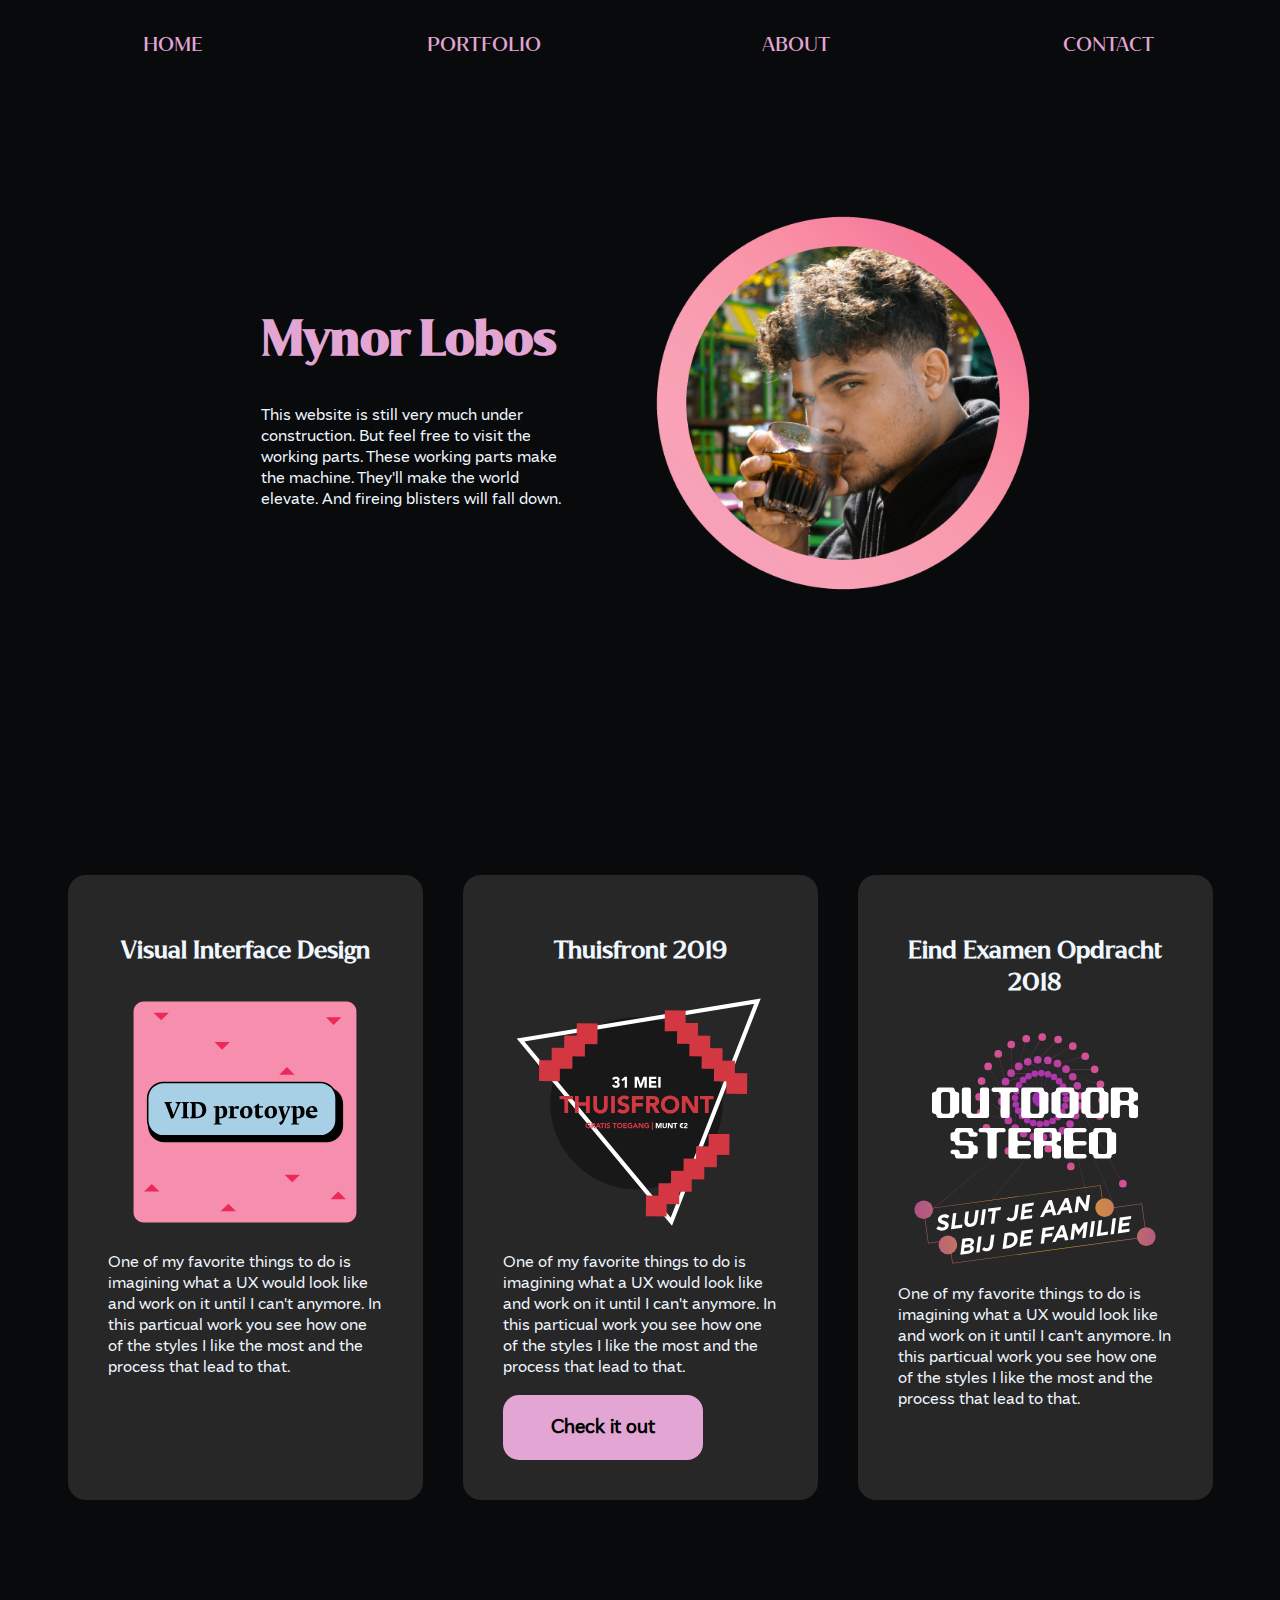
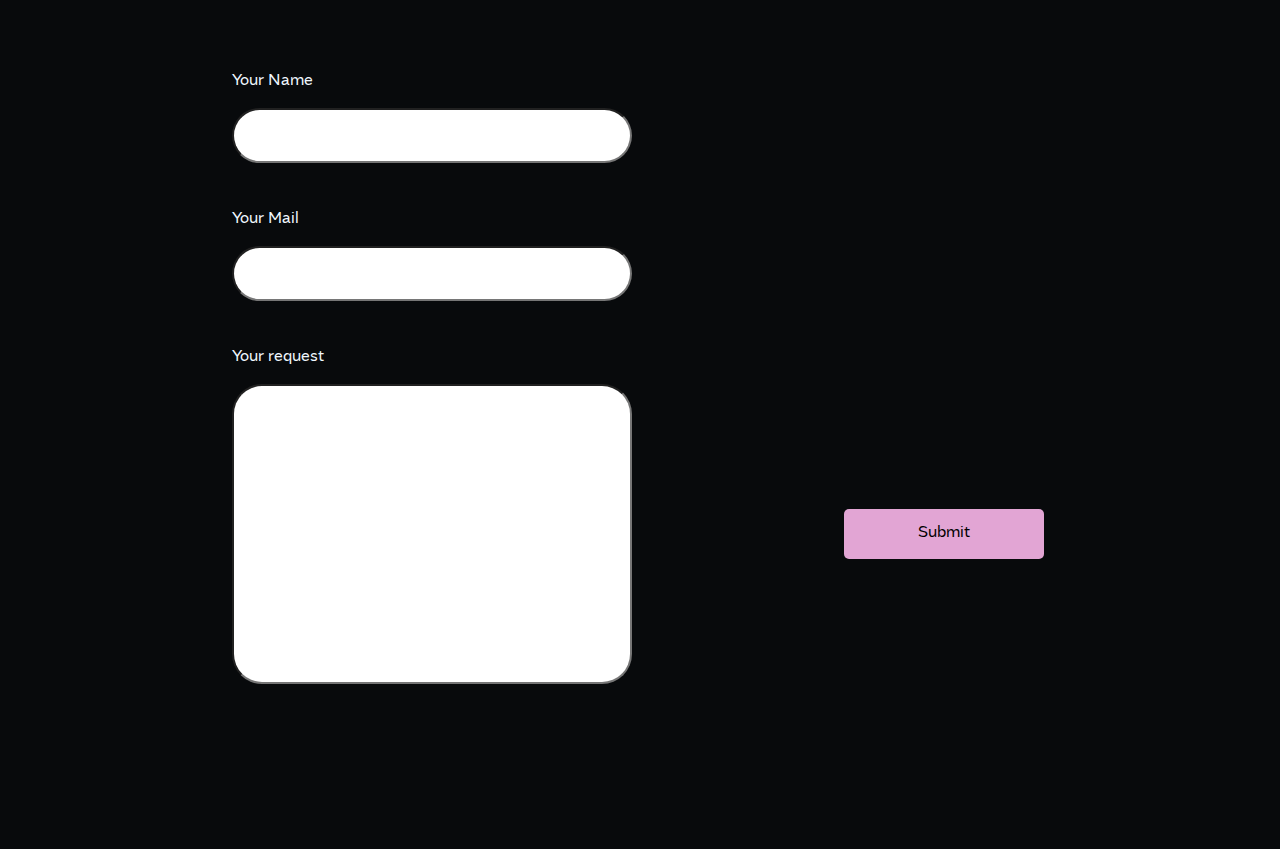
<file: index.html>
<html lang="en">
  <head>
    <meta
      charset="UTF-8"
      name="viewport"
      content="width=device-width,initial-scale=1"
    />
    <title>Eindopdracht</title>
    <link rel="stylesheet" type="text/css" href="style.css" />
  </head>

  <body>
    <header>
      <nav>
        <ul>
          <a href="index.html#intro"><li>HOME</li></a>
          <a href="index.html#portfolio"><li>PORTFOLIO</li></a>
          <a href="http://www.mynorissues.nl"><li>ABOUT</li></a>
          <a href="http://www.mynorissues.nl"><li>CONTACT</li></a>
        </ul>
      </nav>
    </header>
    <article id="intro">
      <section class="headcontainer">
        <blockquote id="blockB">
          <h1>Mynor Lobos</h1>
          <p>
            This website is still very much under construction. But feel free to
            visit the working parts. These working parts make the machine.
            They'll make the world elevate. And fireing blisters will fall down.
          </p>
        </blockquote>
        <figure id="blockA">
          <img id="meimage" src="figures/profile.png" alt="Mynor's Face" />
        </figure>
      </section>
    </article>

    <article id="portfolio">
      <section class="Work">
        <h2>Visual Interface Design</h2>
        <img
          src="figures/style2.svg"
          alt="Image of Kendrick Lamar"
          width="300px"
          class="center"
        />
        <p>
          One of my favorite things to do is imagining what a UX would look like
          and work on it until I can't anymore. In this particual work you see
          how one of the styles I like the most and the process that lead to
          that.
        </p>
      </section>

      <section class="Work">
        <h2>Thuisfront 2019</h2>
        <img
          src="figures/style3.svg"
          alt="Image of Kendrick Lamar"
          width="300px"
          class="center"
        />
        <p>
          One of my favorite things to do is imagining what a UX would look like
          and work on it until I can't anymore. In this particual work you see
          how one of the styles I like the most and the process that lead to
          that.
        </p>
        <a href="thuisfront.html"
          ><button type="button" class="portButton">
            <p>Check it out</p>
          </button></a
        >
      </section>

      <section class="Work">
        <h2>Eind Examen Opdracht 2018</h2>
        <img
          src="figures/style1.svg"
          alt="Image of Kendrick Lamar"
          width="300px"
          class="center"
        />
        <p>
          One of my favorite things to do is imagining what a UX would look like
          and work on it until I can't anymore. In this particual work you see
          how one of the styles I like the most and the process that lead to
          that.
        </p>
      </section>
    </article>

    <article id="contact">
      <section id="RequestForm">
        <p>Your Name</p>
        <input type="name" name="name" id="form" />
        <p>Your Mail</p>
        <input type="email" name="e-mail" id="form" />
        <p>Your request</p>
        <input type="text" name="text" id="textfield" />
        <input type="submit" name="submit" id="submit" />
      </section>
    </article>
  </body>
</html>
</file>
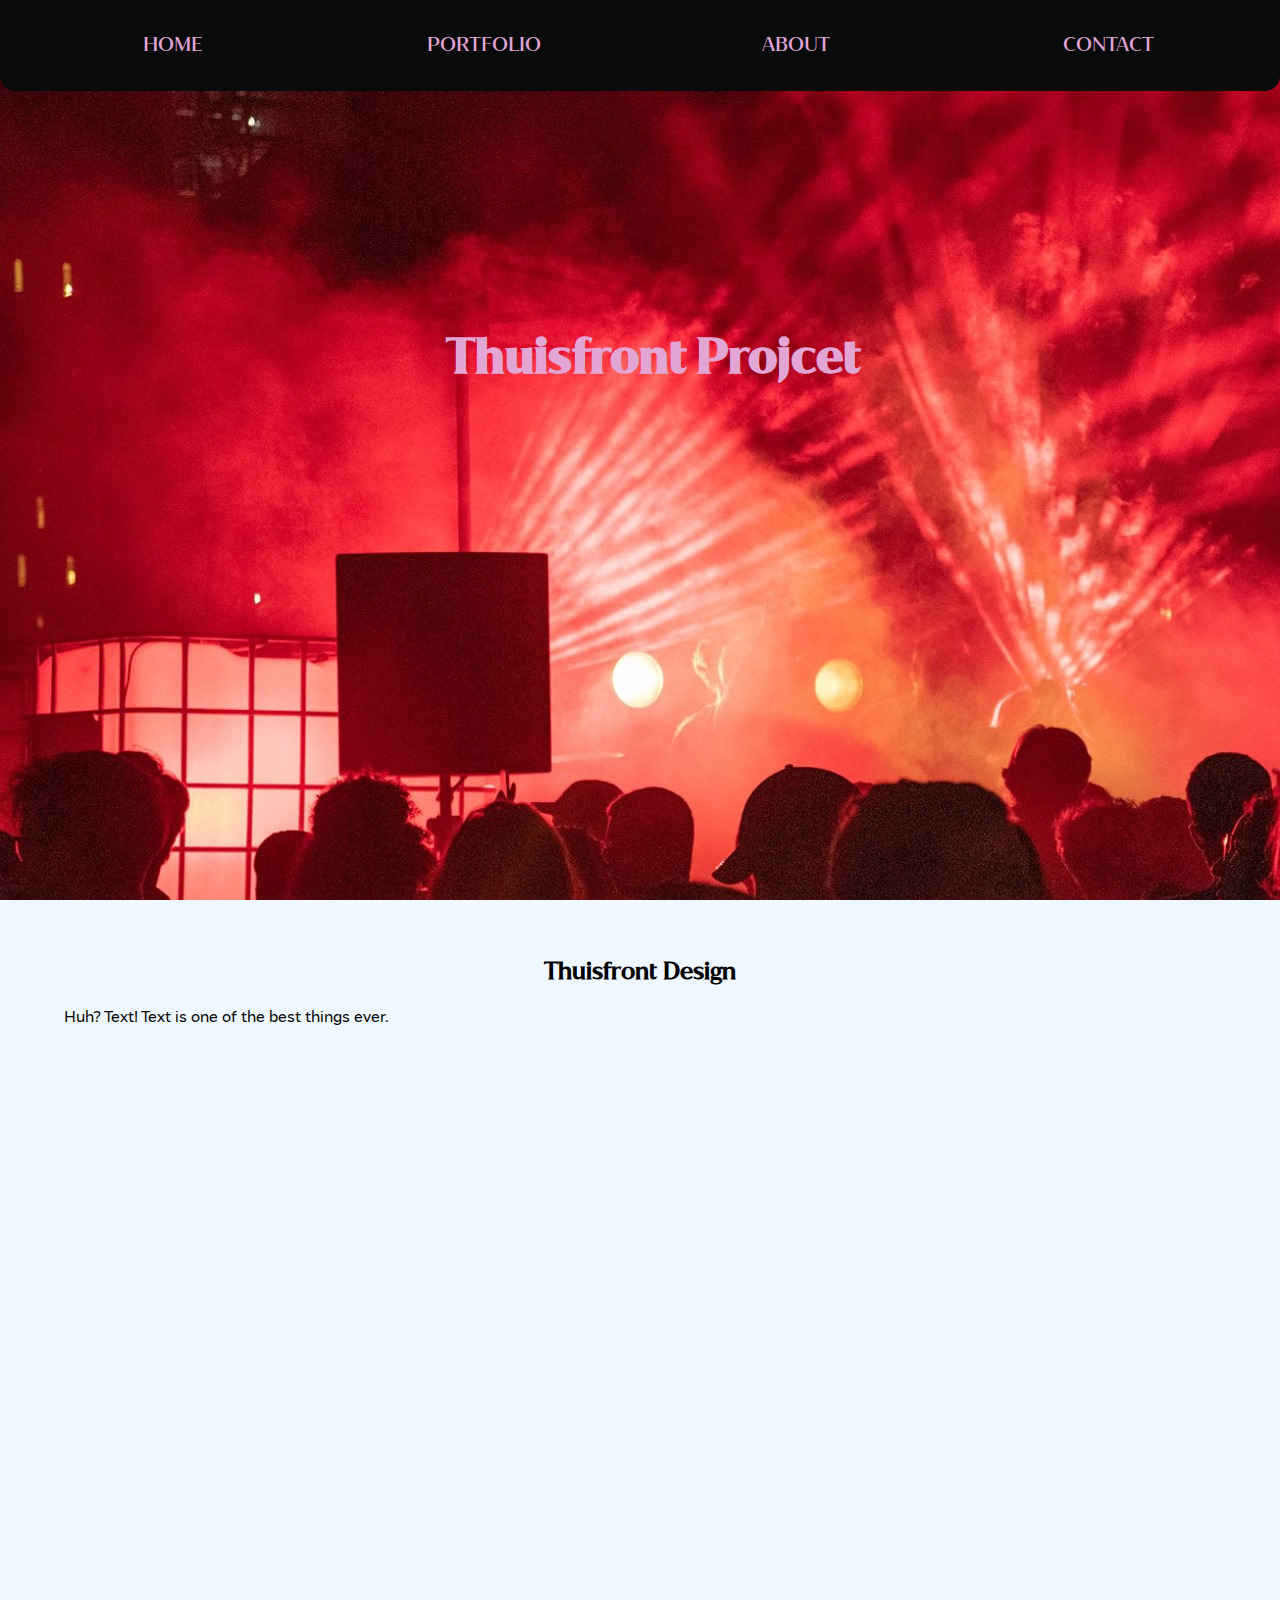
<file: thuisfront.html>
<!DOCTYPE html>
<html lang="en">
  <head>
    <meta
      charset="UTF-8"
      name="viewport"
      content="width=device-width, initial-scale=1.0"
    />
    <link rel="stylesheet" type="text/css" href="style.css" />
    <meta http-equiv="X-UA-Compatible" content="ie=edge" />
    <title>Thuisfront Portfolio</title>
  </head>

  <body>
    <header>
      <nav>
        <ul>
          <a href="index.html#intro"><li>HOME</li></a>
          <a href="index.html#portfolio"><li>PORTFOLIO</li></a>
          <a href="http://www.mynorissues.nl"><li>ABOUT</li></a>
          <a href="http://www.mynorissues.nl"><li>CONTACT</li></a>
        </ul>
      </nav>
    </header>
    <article id="introscherm">
      <section id="introcontent">
        <h1 id="KOP">Thuisfront Projcet</h1>
      </section>
    </article>
    <article id="explanation">
      <h2>Thuisfront Design</h2>
      <p>Huh? Text! Text is one of the best things ever.</p>
    </article>
  </body>
</html>
</file>
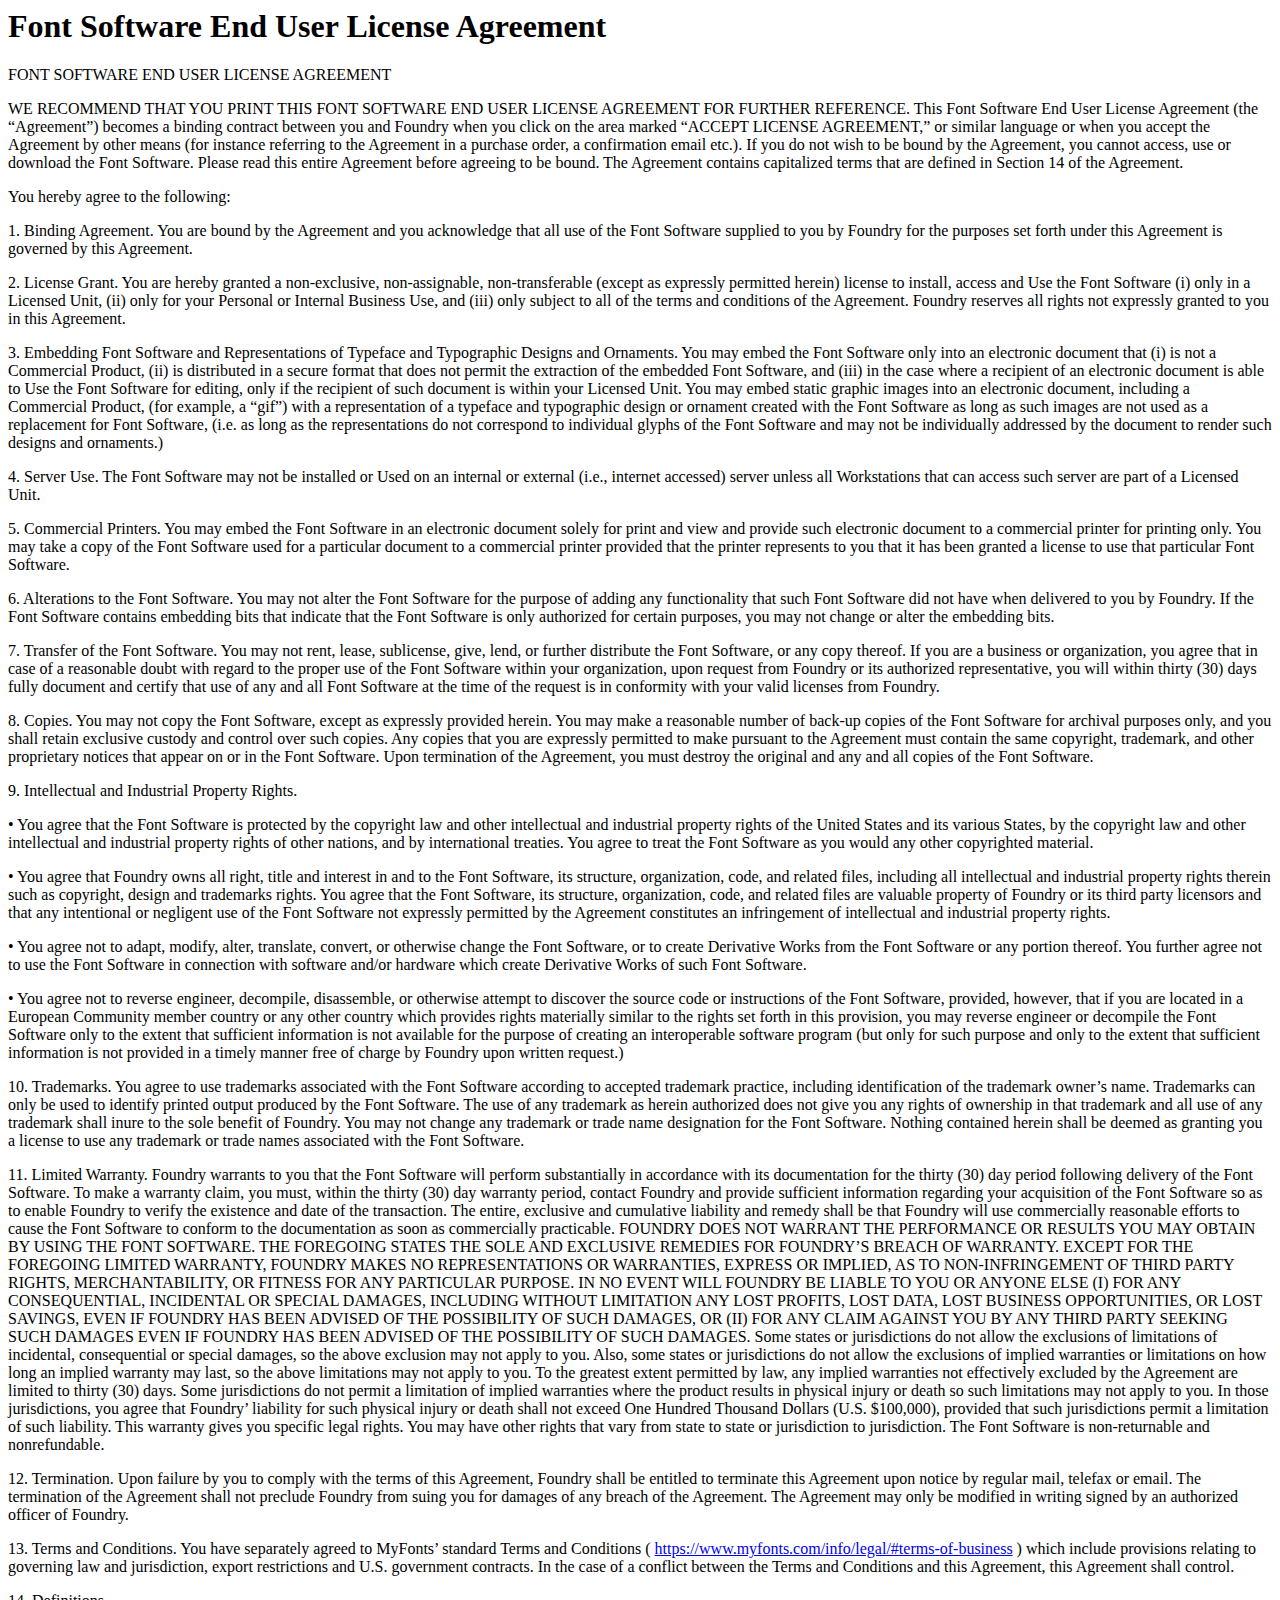
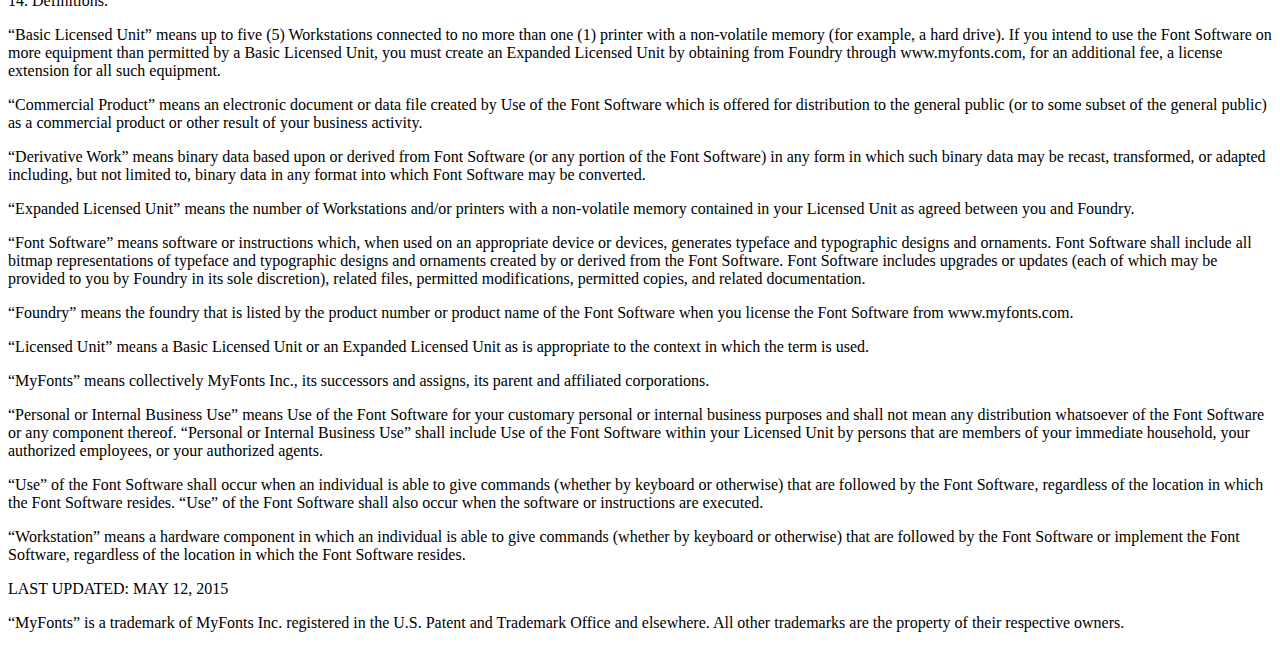
<file: Jazmín Complete Family/Licenses/Font Software End User License Agreement.html>
<html><head>
<title>Font Software End User License Agreement</title><meta http-equiv='Content-Type' content='text/html; charset=utf-8'>
</head>
<body>
<h1>Font Software End User License Agreement</h1><p>FONT SOFTWARE END USER LICENSE AGREEMENT</p>
<p>WE RECOMMEND THAT YOU PRINT THIS FONT SOFTWARE END USER LICENSE AGREEMENT FOR FURTHER REFERENCE.  This Font Software End User License Agreement (the “Agreement”) becomes a binding contract between you and Foundry when you click on the area marked “ACCEPT LICENSE AGREEMENT,” or similar language or when you accept the Agreement by other means (for instance referring to the Agreement in a purchase order, a confirmation email etc.).  If you do not wish to be bound by the Agreement, you cannot access, use or download the Font Software. Please read this entire Agreement before agreeing to be bound. The Agreement contains capitalized terms that are defined in Section 14 of the Agreement.</p>
<p>You hereby agree to the following: </p>
<p>1.	Binding Agreement. You are bound by the Agreement and you acknowledge that all use of the Font Software supplied to you by Foundry for the purposes set forth under this Agreement is governed by this Agreement.</p>
<p>2.	License Grant.  You are hereby granted a non-exclusive, non-assignable, non-transferable (except as expressly permitted herein) license to install, access and Use the Font Software (i) only in a Licensed Unit, (ii) only for your Personal or Internal Business Use, and (iii) only subject to all of the terms and conditions of the Agreement. Foundry reserves all rights not expressly granted to you in this Agreement.</p>
<p>3.	Embedding Font Software and Representations of Typeface and Typographic Designs and Ornaments.  You may embed the Font Software only into an electronic document that (i) is not a Commercial Product, (ii) is distributed in a secure format that does not permit the extraction of the embedded Font Software, and (iii) in the case where a recipient of an electronic document is able to Use the Font Software for editing, only if the recipient of such document is within your Licensed Unit. You may embed static graphic images into an electronic document, including a Commercial Product, (for example, a “gif”) with a representation of a typeface and typographic design or ornament created with the Font Software as long as such images are not used as a replacement for Font Software, (i.e. as long as the representations do not correspond to individual glyphs of the Font Software and may not be individually addressed by the document to render such designs and ornaments.)</p>
<p>4.	Server Use.  The Font Software may not be installed or Used on an internal or external (i.e., internet accessed) server unless all Workstations that can access such server are part of a Licensed Unit.  </p>
<p>5.	Commercial Printers.  You may embed the Font Software in an electronic document solely for print and view and provide such electronic document to a commercial printer for printing only.  You may take a copy of the Font Software used for a particular document to a commercial printer provided that the printer represents to you that it has been granted a license to use that particular Font Software.</p>
<p>6.	Alterations to the Font Software. You may not alter the Font Software for the purpose of adding any functionality that such Font Software did not have when delivered to you by Foundry. If the Font Software contains embedding bits that indicate that the Font Software is only authorized for certain purposes, you may not change or alter the embedding bits. </p>
<p>7.	Transfer of the Font Software. You may not rent, lease, sublicense, give, lend, or further distribute the Font Software, or any copy thereof. If you are a business or organization, you agree that in case of a reasonable doubt with regard to the proper use of the Font Software within your organization, upon request from Foundry or its authorized representative, you will within thirty (30) days fully document and certify that use of any and all Font Software at the time of the request is in conformity with your valid licenses from Foundry. </p>
<p>8.	Copies. You may not copy the Font Software, except as expressly provided herein. You may make a reasonable number of back-up copies of the Font Software for archival purposes only, and you shall retain exclusive custody and control over such copies. Any copies that you are expressly permitted to make pursuant to the Agreement must contain the same copyright, trademark, and other proprietary notices that appear on or in the Font Software. Upon termination of the Agreement, you must destroy the original and any and all copies of the Font Software. </p>
<p>9.	Intellectual and Industrial Property Rights. </p>
<p>•	You agree that the Font Software is protected by the copyright law and other intellectual and industrial property rights of the United States and its various States, by the copyright law and other intellectual and industrial property rights of other nations, and by international treaties. You agree to treat the Font Software as you would any other copyrighted material.</p>
<p>•	You agree that Foundry owns all right, title and interest in and to the Font Software, its structure, organization, code, and related files, including all intellectual and industrial property rights therein such as copyright, design and trademarks rights. You agree that the Font Software, its structure, organization, code, and related files are valuable property of Foundry or its third party licensors and that any intentional or negligent use of the Font Software not expressly permitted by the Agreement constitutes an infringement of intellectual and industrial property rights.</p>
<p>•	You agree not to adapt, modify, alter, translate, convert, or otherwise change the Font Software, or to create Derivative Works from the Font Software or any portion thereof. You further agree not to use the Font Software in connection with software and/or hardware which create Derivative Works of such Font Software.</p>
<p>•	You agree not to reverse engineer, decompile, disassemble, or otherwise attempt to discover the source code or instructions of the Font Software, provided, however, that if you are located in a European Community member country or any other country which provides rights materially similar to the rights set forth in this provision, you may reverse engineer or decompile the Font Software only to the extent that sufficient information is not available for the purpose of creating an interoperable software program (but only for such purpose and only to the extent that sufficient information is not provided in a timely manner free of charge by Foundry upon written request.) </p>
<p>10.	Trademarks. You agree to use trademarks associated with the Font Software according to accepted trademark practice, including identification of the trademark owner’s name. Trademarks can only be used to identify printed output produced by the Font Software. The use of any trademark as herein authorized does not give you any rights of ownership in that trademark and all use of any trademark shall inure to the sole benefit of Foundry. You may not change any trademark or trade name designation for the Font Software. Nothing contained herein shall be deemed as granting you a license to use any trademark or trade names associated with the Font Software. </p>
<p>11.	Limited Warranty. Foundry warrants to you that the Font Software will perform substantially in accordance with its documentation for the thirty (30) day period following delivery of the Font Software. To make a warranty claim, you must, within the thirty (30) day warranty period, contact Foundry and provide sufficient information regarding your acquisition of the Font Software so as to enable Foundry to verify the existence and date of the transaction. The entire, exclusive and cumulative liability and remedy shall be that Foundry will use commercially reasonable efforts to cause the Font Software to conform to the documentation as soon as commercially practicable.  FOUNDRY DOES NOT WARRANT THE PERFORMANCE OR RESULTS YOU MAY OBTAIN BY USING THE FONT SOFTWARE. THE FOREGOING STATES THE SOLE AND EXCLUSIVE REMEDIES FOR FOUNDRY’S BREACH OF WARRANTY. EXCEPT FOR THE FOREGOING LIMITED WARRANTY, FOUNDRY MAKES NO REPRESENTATIONS OR WARRANTIES, EXPRESS OR IMPLIED, AS TO NON-INFRINGEMENT OF THIRD PARTY RIGHTS, MERCHANTABILITY, OR FITNESS FOR ANY PARTICULAR PURPOSE. IN NO EVENT WILL FOUNDRY BE LIABLE TO YOU OR ANYONE ELSE (I) FOR ANY CONSEQUENTIAL, INCIDENTAL OR SPECIAL DAMAGES, INCLUDING WITHOUT LIMITATION ANY LOST PROFITS, LOST DATA, LOST BUSINESS OPPORTUNITIES, OR LOST SAVINGS, EVEN IF FOUNDRY HAS BEEN ADVISED OF THE POSSIBILITY OF SUCH DAMAGES, OR (II) FOR ANY CLAIM AGAINST YOU BY ANY THIRD PARTY SEEKING SUCH DAMAGES EVEN IF FOUNDRY HAS BEEN ADVISED OF THE POSSIBILITY OF SUCH DAMAGES. Some states or jurisdictions do not allow the exclusions of limitations of incidental, consequential or special damages, so the above exclusion may not apply to you. Also, some states or jurisdictions do not allow the exclusions of implied warranties or limitations on how long an implied warranty may last, so the above limitations may not apply to you. To the greatest extent permitted by law, any implied warranties not effectively excluded by the Agreement are limited to thirty (30) days. Some jurisdictions do not permit a limitation of implied warranties where the product results in physical injury or death so such limitations may not apply to you. In those jurisdictions, you agree that Foundry’ liability for such physical injury or death shall not exceed One Hundred Thousand Dollars (U.S. $100,000), provided that such jurisdictions permit a limitation of such liability. This warranty gives you specific legal rights. You may have other rights that vary from state to state or jurisdiction to jurisdiction. The Font Software is non-returnable and nonrefundable. </p>
<p>12.	Termination. Upon failure by you to comply with the terms of this Agreement, Foundry shall be entitled to terminate this Agreement upon notice by regular mail, telefax or email. The termination of the Agreement shall not preclude Foundry from suing you for damages of any breach of the Agreement. The Agreement may only be modified in writing signed by an authorized officer of Foundry. </p>
<p>13.	Terms and Conditions. You have separately agreed to MyFonts’ standard Terms and Conditions ( <a href="https://www.myfonts.com/info/legal/#terms-of-business">https://www.myfonts.com/info/legal/#terms-of-business</a> ) which include provisions relating to governing law and jurisdiction, export restrictions and U.S. government contracts.  In the case of a conflict between the Terms and Conditions and this Agreement, this Agreement shall control.</p>
<p>14.	Definitions.</p>
<p>“Basic Licensed Unit” means up to five (5) Workstations connected to no more than one (1) printer with a non-volatile memory (for example, a hard drive). If you intend to use the Font Software on more equipment than permitted by a Basic Licensed Unit, you must create an Expanded Licensed Unit by obtaining from Foundry through www.myfonts.com, for an additional fee, a license extension for all such equipment.</p>
<p>“Commercial Product” means an electronic document or data file created by Use of the Font Software which is offered for distribution to the general public (or to some subset of the general public) as a commercial product or other result of your business activity. </p>
<p>“Derivative Work” means binary data based upon or derived from Font Software (or any portion of the Font Software) in any form in which such binary data may be recast, transformed, or adapted including, but not limited to, binary data in any format into which Font Software may be converted. </p>
<p>“Expanded Licensed Unit” means the number of Workstations and/or printers with a non-volatile memory contained in your Licensed Unit as agreed between you and Foundry.</p>
<p>“Font Software” means software or instructions which, when used on an appropriate device or devices, generates typeface and typographic designs and ornaments. Font Software shall include all bitmap representations of typeface and typographic designs and ornaments created by or derived from the Font Software. Font Software includes upgrades or updates (each of which may be provided to you by Foundry in its sole discretion), related files, permitted modifications, permitted copies, and related documentation.</p>
<p>“Foundry” means the foundry that is listed by the product number or product name of the Font Software when you license the Font Software from www.myfonts.com.</p>
<p>“Licensed Unit” means a Basic Licensed Unit or an Expanded Licensed Unit as is appropriate to the context in which the term is used. </p>
<p>“MyFonts” means collectively MyFonts Inc., its successors and assigns, its parent and affiliated corporations. </p>
<p>“Personal or Internal Business Use” means Use of the Font Software for your customary personal or internal business purposes and shall not mean any distribution whatsoever of the Font Software or any component thereof. &#8220;Personal or Internal Business Use&#8221; shall include Use of the Font Software within your Licensed Unit by persons that are members of your immediate household, your authorized employees, or your authorized agents.</p>
<p>“Use” of the Font Software shall occur when an individual is able to give commands (whether by keyboard or otherwise) that are followed by the Font Software, regardless of the location in which the Font Software resides. “Use” of the Font Software shall also occur when the software or instructions are executed.</p>
<p>“Workstation” means a hardware component in which an individual is able to give commands (whether by keyboard or otherwise) that are followed by the Font Software or implement the Font Software, regardless of the location in which the Font Software resides. </p>
<p>LAST UPDATED:  MAY 12, 2015</p>
<p>“MyFonts” is a trademark of MyFonts Inc. registered in the U.S. Patent and Trademark Office and elsewhere. All other trademarks are the property of their respective owners.</p>
</body>
</html>
</file>
<file: style.css>
@import url("//hello.myfonts.net/count/3a57f7");

@font-face {
  font-family: "AmicaPro-Bold";
  src: url("Amica_webfonts/3A57F7_C_0.eot");
  src: url("Amica_webfonts/3A57F7_C_0.eot?#iefix") format("embedded-opentype"),
    url("Amica_webfonts/3A57F7_C_0.woff2") format("woff2"),
    url("Amica_webfonts/3A57F7_C_0.woff") format("woff"),
    url("Amica_webfonts/3A57F7_C_0.ttf") format("truetype");
}

@font-face {
  font-family: "AmicaPro-Medium";
  src: url("Amica_webfonts/3A57F7_A_0.eot");
  src: url("Amica_webfonts/3A57F7_A_0.eot?#iefix") format("embedded-opentype"),
    url("Amica_webfonts/3A57F7_A_0.woff2") format("woff2"),
    url("Amica_webfonts/3A57F7_A_0.woff") format("woff"),
    url("Amica_webfonts/3A57F7_A_0.ttf") format("truetype");
}

@font-face {
  font-family: "AmicaPro-Regular";
  src: url("Amica_webfonts/3A57F7_8_0.eot");
  src: url("Amica_webfonts/3A57F7_8_0.eot?#iefix") format("embedded-opentype"),
    url("Amica_webfonts/3A57F7_8_0.woff2") format("woff2"),
    url("Amica_webfonts/3A57F7_8_0.woff") format("woff"),
    url("Amica_webfonts/3A57F7_8_0.ttf") format("truetype");
}

@import url("//hello.myfonts.net/count/3a2d8e");

@font-face {
  font-family: "Jazmin-Medium";
  src: url("Jazmin_webfonts/3A2D8E_4_0.eot");
  src: url("Jazmin_webfonts/3A2D8E_4_0.eot?#iefix") format("embedded-opentype"),
    url("Jazmin_webfonts/3A2D8E_4_0.woff2") format("woff2"),
    url("Jazmin_webfonts/3A2D8E_4_0.woff") format("woff"),
    url("Jazmin_webfonts/3A2D8E_4_0.ttf") format("truetype");
}

@font-face {
  font-family: "Jazmin-Bold";
  src: url("Jazmin_webfonts/3A2D8E_0_0.eot");
  src: url("Jazmin_webfonts/3A2D8E_0_0.eot?#iefix") format("embedded-opentype"),
    url("Jazmin_webfonts/3A2D8E_0_0.woff2") format("woff2"),
    url("Jazmin_webfonts/3A2D8E_0_0.woff") format("woff"),
    url("Jazmin_webfonts/3A2D8E_0_0.ttf") format("truetype");
}

body {
  margin: 0;
  background-color: #080a0c;
  /* background-color: rebeccapurple; */
  display: flex;
  flex-wrap: wrap;
  justify-content: center;
}
/*Major break point*/

@media (min-width: 30em) {
  body {
    margin: 0;
    background-color: #080a0c;
    display: flex;
    flex-wrap: wrap;
    justify-content: center;
  }
}

/*Head*/

header {
  position: fixed;
  background: #e2a5d4;
  font-family: "Jazmin-Bold";
  width: 90vw;
  margin-top: -15.3em;
  border-radius: 0 0 15px 15px;
}

@media (min-width: 30em) {
  header {
    /* position: fixed; */
    background: #080a0c;
    font-family: "Jazmin-Bold";
    width: 100vw;
    margin-top: 0em;
  }
}

/* CSS element for dropdown (on a phone) */

header:hover {
  background: #080a0c;
  margin-top: 0;
  margin-left: 0;
  transition: all 0.3s ease-in;
}

/* JS element for dropdown */

.zaknaarbendeden {
  margin-top: 0;
}

main {
  height: auto;
  width: auto;
}

nav {
  /* background-color: ; */
  margin: 6px;
}

ul {
  list-style-type: none;
  color: aliceblue;
  font-family: "Jazmin-Medium";
  /* font-weight: 400; */
  display: flex;
  flex-flow: wrap;
  justify-content: space-around;
  margin: 0px;
  padding: 10px;
}

@media (min-width: 30vw) {
  ul {
    list-style-type: none;
    color: aliceblue;
    font-family: "Jazmin-Medium";
    font-weight: 300;
    font-size: 30px;
    /* display: flex;
    flex-flow: wrap; */
    justify-content: space-around;
    margin: 0px;
    padding: 10px;
  }
}

li {
  margin: 8px;
  border: 3px;
  padding: 12px;
  width: 120px;
  border-style: none;
  border-color: #e2a5d4;
  text-align: center;
  border-radius: 6px;
  color: #e2a5d4;
  display: flex;
  align-items: center;
  justify-content: center;
  font-size: 14px;
  transition: all 0.3s ease-in, width 0.3s ease-in;
}

@media (min-width: 30em) {
  li {
    margin: 4px;
    border: 3px;
    padding: 12px;
    width: 120px;
    /* border-style: solid;
    border-color: #ff83d6; */
    text-align: center;
    border-radius: 6px;
    color: #e2a5d4;
    display: flex;
    align-items: center;
    justify-content: center;
    font-size: 20px;
    transition: all 0.3s ease-in, width 0.3s ease-in;
  }
}

li:hover {
  margin: 8px;
  border: 1px;
  padding: 12px;
  width: 120px;
  /* border-style: solid; */
  /* border-color: red; */
  background-color: #e2a5d4;
  color: #080a0c;
  border-radius: 6px;
  display: flex;
  align-items: center;
  justify-content: center;
}

a {
  color: #080a0c;
  text-decoration: none;
}

a:hover {
  color: #080a0c;
  text-decoration: none;
}

a:visited {
  color: #080a0c;
  text-decoration: none;
}

/*Main Part 1*/

#meimage {
  width: 70vw;
}

@media (min-width: 30em) {
  #meimage {
    width: 30vw;
  }
}

/* center techniek bron https://www.w3schools.com/howto/howto_css_image_center.asp */

.center {
  display: block;
  margin-left: auto;
  margin-right: auto;
  width: 250px;
}

/* Intro for first screen of the website */

#intro {
  width: 85vw;
  height: 120vh;
  margin: 0;
  background-color: #080a0c;
  /* background-color: rgb(25, 18, 36); */
  display: flex;
  justify-content: center;
}

@media (min-width: 30em) {
  #intro {
    width: 100vw;
    height: 95vh;
    margin: 0;
    background-color: #080a0c;
    /* background-color: rgb(25, 18, 36); */
    display: flex;
    justify-content: center;
  }
}

.headcontainer {
  width: 800vw;
  justify-content: center;
  padding: 10px;

  /* display: grid;
  grid-template-columns: 0 4px;
  grid-template-rows: 20vh 200px 100px 100px;
  grid-template-areas:
    "."
    "Kop Foto Tekst"; */
}

@media (min-width: 30em) {
  .headcontainer {
    width: 50vw;
    /* justify-content: center; */
    display: grid;
    align-content: center;
    align-items: center;
    grid-template-columns: 390px 35vw;
    grid-template-rows: 100px 50px;
    grid-template-areas: "KopEnTekst Foto";
    /* ". Foto";
    border: solid;
    border-style: dotted;
    border-color: white; */
  }
}

#blockA {
  grid-area: Foto;
}

#blockB {
  grid-area: KopEnTekst;
}

h1 {
  font-size: 3em;
  font-family: "Jazmin-Bold", cursive;
  color: #e2a5d4;
}

/*Portfolio or "Work"*/

/* article {
  padding: 30px;
  width: 350px;
  background-color: blue;
  margin: 15px;
  text-align: left;
} */

#portfolio {
  display: flex;
  flex-wrap: wrap;
  justify-content: center;
  width: 100vw;
}

.Work {
  background-color: #272727;
  width: 84.2vw;
  padding: 20px;
  margin-top: 20px;
}

@media (min-width: 30em) {
  .Work {
    background-color: #272727;
    border-radius: 18px;
    width: 275px;
    padding: 40px;
    margin: 20px;
  }
}

.portButton p {
  color: #000000;
}

button {
  background: #e2a5d4;
  border: none;
  width: 200px;
  height: 65px;
  border-radius: 16px;
  color: #000000;
  font-weight: bold;
  font-size: 1.2em;
  transition: all 0.3s;
}
button:hover {
  background: #e2a5d4;
  border: none;
  width: 270px;
  height: 65px;
  cursor: pointer;
  border-radius: 16px;
  color: #000000;
  font-weight: bold;
  font-size: 1.2em;
}

#contact {
  margin-top: 15vh;
  margin-bottom: 15vh;
  color: white;
  font-family: Arial, Helvetica, sans-serif;
  display: flex;
  justify-content: center;
}

@media (min-width: 30em) {
  #contact {
    margin-top: 15vh;
    margin-bottom: 15vh;
    color: white;
    font-family: Arial, Helvetica, sans-serif;
    display: flex;
    justify-content: center;
  }
}

#submit {
  width: 200px;
  height: 50px;
  background: #e2a5d4;
  color: black;
  border-radius: 5px;
  border: none;
  font-size: 1em;
  font-family: "AmicaPro-Regular";
  /* margin-left: 6.5rem;
  margin-right: 6.5rem; */
}

@media (min-width: 30em) {
  #submit {
    width: 200px;
    height: 50px;
    background: #e2a5d4;
    color: black;
    border-radius: 5px;
    border: none;
    font-size: 1em;
    font-family: "AmicaPro-Regular";
    margin-left: 6.5rem;
    margin-right: 6.5rem;
  }
}

h2 {
  text-align: center;
  font-size: 1.5em;
  font-family: "Jazmin-Medium";
  color: aliceblue;
}

p {
  font-size: 1em;
  font-family: "AmicaPro-regular", monospace;
  color: aliceblue;
  width: auto;
}

#RequestForm p {
  margin-left: 0;
}

@media (min-width: 30em) {
  #RequestForm p {
    margin-left: 6.5rem;
  }
}

#form {
  width: 75vw;
  border-radius: 30px;
  padding: 15px;
  font-size: 1em;
  font-family: "AmicaPro-Regular";
  margin-bottom: 30px;
  margin-left: 6.5rem;
  margin-right: 6.5rem;
}

#RequestForm {
  width: 80vw;
}

@media (min-width: 30em) {
  #form {
    width: 400px;
    border-radius: 30px;
    padding: 15px;
    font-size: 1em;
    font-family: "AmicaPro-Regular";
    margin-bottom: 30px;
  }
}

#textfield {
  width: 75vw;
  height: 300px;
  border-radius: 30px;
  padding: 15px;
  font-size: 1em;
  font-family: "AmicaPro-Regular";
  margin-bottom: 30px;
  /* margin-left: 6.5rem;
  margin-right: 6.5rem; */
}

@media (min-width: 30em) {
  #textfield {
    width: 400px;
    height: 300px;
    border-radius: 30px;
    padding: 15px;
    font-size: 1em;
    font-family: "AmicaPro-Regular";
    margin-bottom: 30px;
    margin-left: 6.5rem;
    margin-right: 6.5rem;
  }
}

/* Overzicht Pagina */

#introscherm {
  background-image: url(figures/bg_thuisfront.jpg);
  height: 100vh;
  width: 100vw;
  display: flex;
  justify-content: center;
}

#element1 {
  grid-area: element1;
}
#backpijl {
  grid-area: backpijl;
}

#KOP {
  grid-area: KOP;
}

#nextpijl {
  grid-area: nextpijl;
}

#element2 {
  grid-area: element2;
}

#introcontent {
  height: 80vh;
  width: 98vw;
  display: grid;
  place-items: center;
  align-content: center;
  border-color: aliceblue;
  grid-template-columns: 10vw 15vw 50vw 15vw 10vw;
  grid-template-rows: 100px 300px 100px;
  grid-template-areas:
    "element1 element1 . . ."
    "backpijl . KOP . nextpijl"
    ". . . element2 element2";
}

#explanation {
  height: 100vh;
  width: 100vw;
  padding-left: 5vw;
  padding-right: 5vw;
  background-color: aliceblue;
}

#explanation p {
  color: black;
  width: 80vw;
}

#explanation h2 {
  color: black;
  padding-top: 1.5em;
}
</file>
